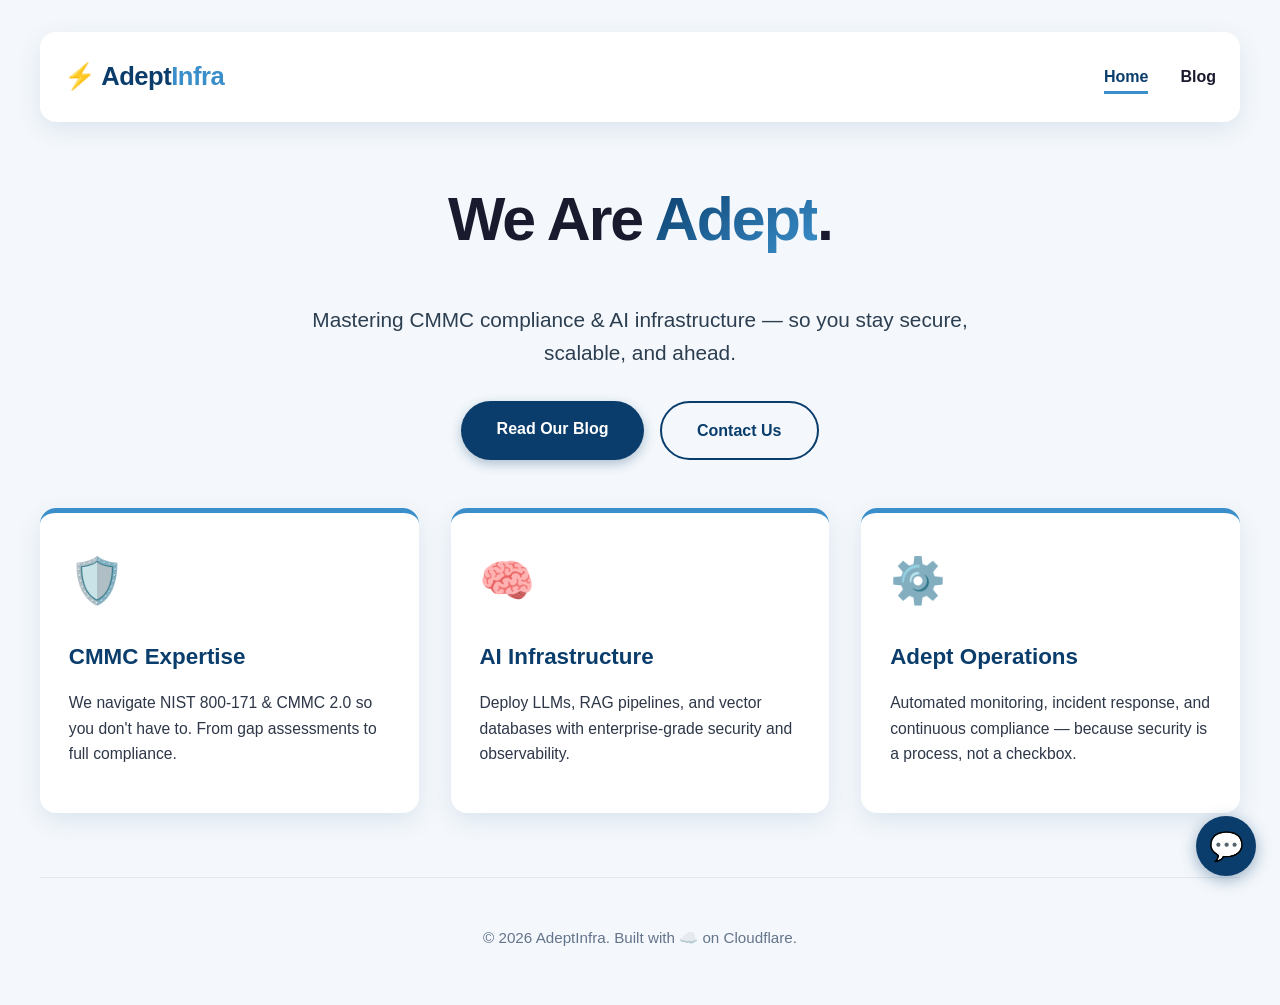
<file: index.html>
<!DOCTYPE html>
<html lang="en">
<head>
<meta charset="UTF-8" />
<meta name="viewport" content="width=device-width, initial-scale=1.0" />
<title>AdeptInfra – CMMC & AI Infrastructure.</title>
<link rel="stylesheet" href="style.css" />
</head>
<body>
<header>
<nav>
<div class="logo">⚡ Adept<span>Infra</span></div>
<ul>
<li><a href="index.html" class="active">Home</a></li>
<li><a href="blog.html">Blog</a></li>
</ul>
</nav>
</header>

<main>
<section class="hero">
<h1>We Are <span>Adept</span>.</h1>
<p class="subhead">Mastering CMMC compliance &amp; AI infrastructure — so you stay secure, scalable, and ahead.</p>
<div class="cta-buttons">
<a href="blog.html" class="btn primary">Read Our Blog</a>
<a href="https://contact-form.adeptscorner.workers.dev" class="btn secondary">Contact Us</a>
</div>
</section>

<section class="pillars">
<div class="card">
<div class="icon">🛡️</div>
<h3>CMMC Expertise</h3>
<p>We navigate NIST 800-171 &amp; CMMC 2.0 so you don't have to. From gap assessments to full compliance.</p>
</div>
<div class="card">
<div class="icon">🧠</div>
<h3>AI Infrastructure</h3>
<p>Deploy LLMs, RAG pipelines, and vector databases with enterprise-grade security and observability.</p>
</div>
<div class="card">
<div class="icon">⚙️</div>
<h3>Adept Operations</h3>
<p>Automated monitoring, incident response, and continuous compliance — because security is a process, not a checkbox.</p>
</div>
</section>
</main>

<footer>
<p>&copy; 2026 AdeptInfra. Built with <span>☁️</span> on Cloudflare.</p>
</footer>

<!-- ============================================================
AI CHATBOT – Floating Chat Widget
============================================================ -->
<style>
#chat-toggle {
position: fixed;
bottom: 24px;
right: 24px;
width: 60px;
height: 60px;
border-radius: 50%;
background: #0a3d6b;
color: white;
border: none;
font-size: 28px;
cursor: pointer;
box-shadow: 0 4px 16px rgba(10, 61, 107, 0.4);
z-index: 9999;
transition: all 0.3s ease;
}
#chat-toggle:hover {
transform: scale(1.08);
box-shadow: 0 6px 24px rgba(10, 61, 107, 0.6);
}
#chat-window {
position: fixed;
bottom: 100px;
right: 24px;
width: 380px;
max-width: 90vw;
height: 500px;
max-height: 70vh;
background: white;
border-radius: 20px;
box-shadow: 0 12px 48px rgba(0, 0, 0, 0.2);
display: none;
flex-direction: column;
overflow: hidden;
z-index: 9998;
border: 1px solid #e2e8f0;
}
#chat-window.open {
display: flex;
}
#chat-header {
background: #0a3d6b;
color: white;
padding: 16px 20px;
display: flex;
justify-content: space-between;
align-items: center;
font-weight: 700;
font-size: 16px;
}
#chat-close {
background: none;
border: none;
color: white;
font-size: 22px;
cursor: pointer;
opacity: 0.8;
}
#chat-close:hover {
opacity: 1;
}
#chat-messages {
flex: 1;
padding: 16px 18px;
overflow-y: auto;
background: #f8fafc;
display: flex;
flex-direction: column;
gap: 10px;
}
.message {
max-width: 85%;
padding: 10px 14px;
border-radius: 14px;
font-size: 15px;
line-height: 1.5;
word-wrap: break-word;
}
.message.user {
background: #0a3d6b;
color: white;
align-self: flex-end;
border-bottom-right-radius: 4px;
}
.message.bot {
background: white;
color: #1a1a2e;
align-self: flex-start;
border-bottom-left-radius: 4px;
box-shadow: 0 1px 4px rgba(0,0,0,0.06);
border: 1px solid #e2e8f0;
}
.message.bot strong {
color: #0a3d6b;
}
.typing-indicator {
color: #94a3b8;
font-size: 14px;
padding: 4px 14px;
align-self: flex-start;
}
#chat-input-area {
display: flex;
padding: 12px 16px;
gap: 10px;
border-top: 1px solid #e2e8f0;
background: white;
}
#chat-input {
flex: 1;
padding: 10px 14px;
border: 1px solid #d1d5db;
border-radius: 30px;
font-size: 15px;
outline: none;
transition: 0.2s;
}
#chat-input:focus {
border-color: #0a3d6b;
box-shadow: 0 0 0 3px rgba(10, 61, 107, 0.15);
}
#chat-send {
background: #0a3d6b;
color: white;
border: none;
border-radius: 30px;
padding: 10px 20px;
font-weight: 600;
cursor: pointer;
transition: 0.2s;
}
#chat-send:hover {
background: #1a5f8c;
}
#chat-send:disabled {
opacity: 0.5;
cursor: not-allowed;
}
.suggestions {
padding: 8px 16px 12px;
display: flex;
flex-wrap: wrap;
gap: 6px;
background: #f8fafc;
border-top: 1px solid #e2e8f0;
}
.suggestion-btn {
background: white;
border: 1px solid #d1d5db;
border-radius: 20px;
padding: 4px 14px;
font-size: 13px;
color: #0a3d6b;
cursor: pointer;
transition: 0.2s;
}
.suggestion-btn:hover {
background: #0a3d6b;
color: white;
border-color: #0a3d6b;
}
@media (max-width: 480px) {
#chat-window {
bottom: 80px;
right: 12px;
width: calc(100vw - 24px);
height: 60vh;
}
}
</style>

<button id="chat-toggle" aria-label="Chat with AdeptBot">💬</button>

<div id="chat-window">
<div id="chat-header">
<span>🤖 AdeptBot</span>
<button id="chat-close">✕</button>
</div>
<div id="chat-messages">
<div class="message bot">
👋 Hi! I'm AdeptBot. Ask me about <strong>CMMC compliance</strong>, <strong>AI infrastructure</strong>, or anything related to secure cloud operations.
</div>
</div>
<div id="chat-input-area">
<input type="text" id="chat-input" placeholder="Ask me anything..." />
<button id="chat-send">Send</button>
</div>
<div class="suggestions">
<button class="suggestion-btn">What is CMMC?</button>
<button class="suggestion-btn">NIST 800-171 basics</button>
<button class="suggestion-btn">RAG pipeline</button>
<button class="suggestion-btn">Workers AI</button>
</div>
</div>

<script>
// ⚠️ UPDATE THIS URL with your actual Worker URL
const WORKER_URL = 'https://ai-chatbotv2.adeptscomer.workers.dev';

const toggle = document.getElementById('chat-toggle');
const chatWindow = document.getElementById('chat-window');
const closeBtn = document.getElementById('chat-close');
const input = document.getElementById('chat-input');
const sendBtn = document.getElementById('chat-send');
const messages = document.getElementById('chat-messages');

toggle.addEventListener('click', () => {
chatWindow.classList.toggle('open');
});
closeBtn.addEventListener('click', () => {
chatWindow.classList.remove('open');
});

document.querySelectorAll('.suggestion-btn').forEach(btn => {
btn.addEventListener('click', () => {
input.value = btn.textContent;
sendMessage();
});
});

input.addEventListener('keydown', (e) => {
if (e.key === 'Enter') sendMessage();
});
sendBtn.addEventListener('click', sendMessage);

async function sendMessage() {
const question = input.value.trim();
if (!question) return;

addMessage('user', question);
input.value = '';
sendBtn.disabled = true;

const typingId = addTypingIndicator();

try {
const response = await fetch(WORKER_URL, {
method: 'POST',
headers: { 'Content-Type': 'application/json' },
body: JSON.stringify({ message: question })
});

const data = await response.json();
removeTypingIndicator(typingId);

if (data.error) {
addMessage('bot', '⚠️ ' + data.error);
} else {
addMessage('bot', data.reply);
}
} catch (error) {
removeTypingIndicator(typingId);
addMessage('bot', '⚠️ Sorry, I\'m having trouble connecting. Please try again later.');
console.error('Chat error:', error);
}

sendBtn.disabled = false;
messages.scrollTop = messages.scrollHeight;
}

function addMessage(role, text) {
const div = document.createElement('div');
div.className = `message ${role}`;
div.innerHTML = text.replace(/\n/g, '<br>');
messages.appendChild(div);
messages.scrollTop = messages.scrollHeight;
return div;
}

function addTypingIndicator() {
const div = document.createElement('div');
div.className = 'typing-indicator';
div.textContent = 'AdeptBot is thinking...';
messages.appendChild(div);
messages.scrollTop = messages.scrollHeight;
return div;
}

function removeTypingIndicator(element) {
if (element && element.parentNode) {
element.parentNode.removeChild(element);
}
}
</script>
</body>
</html>
</file>
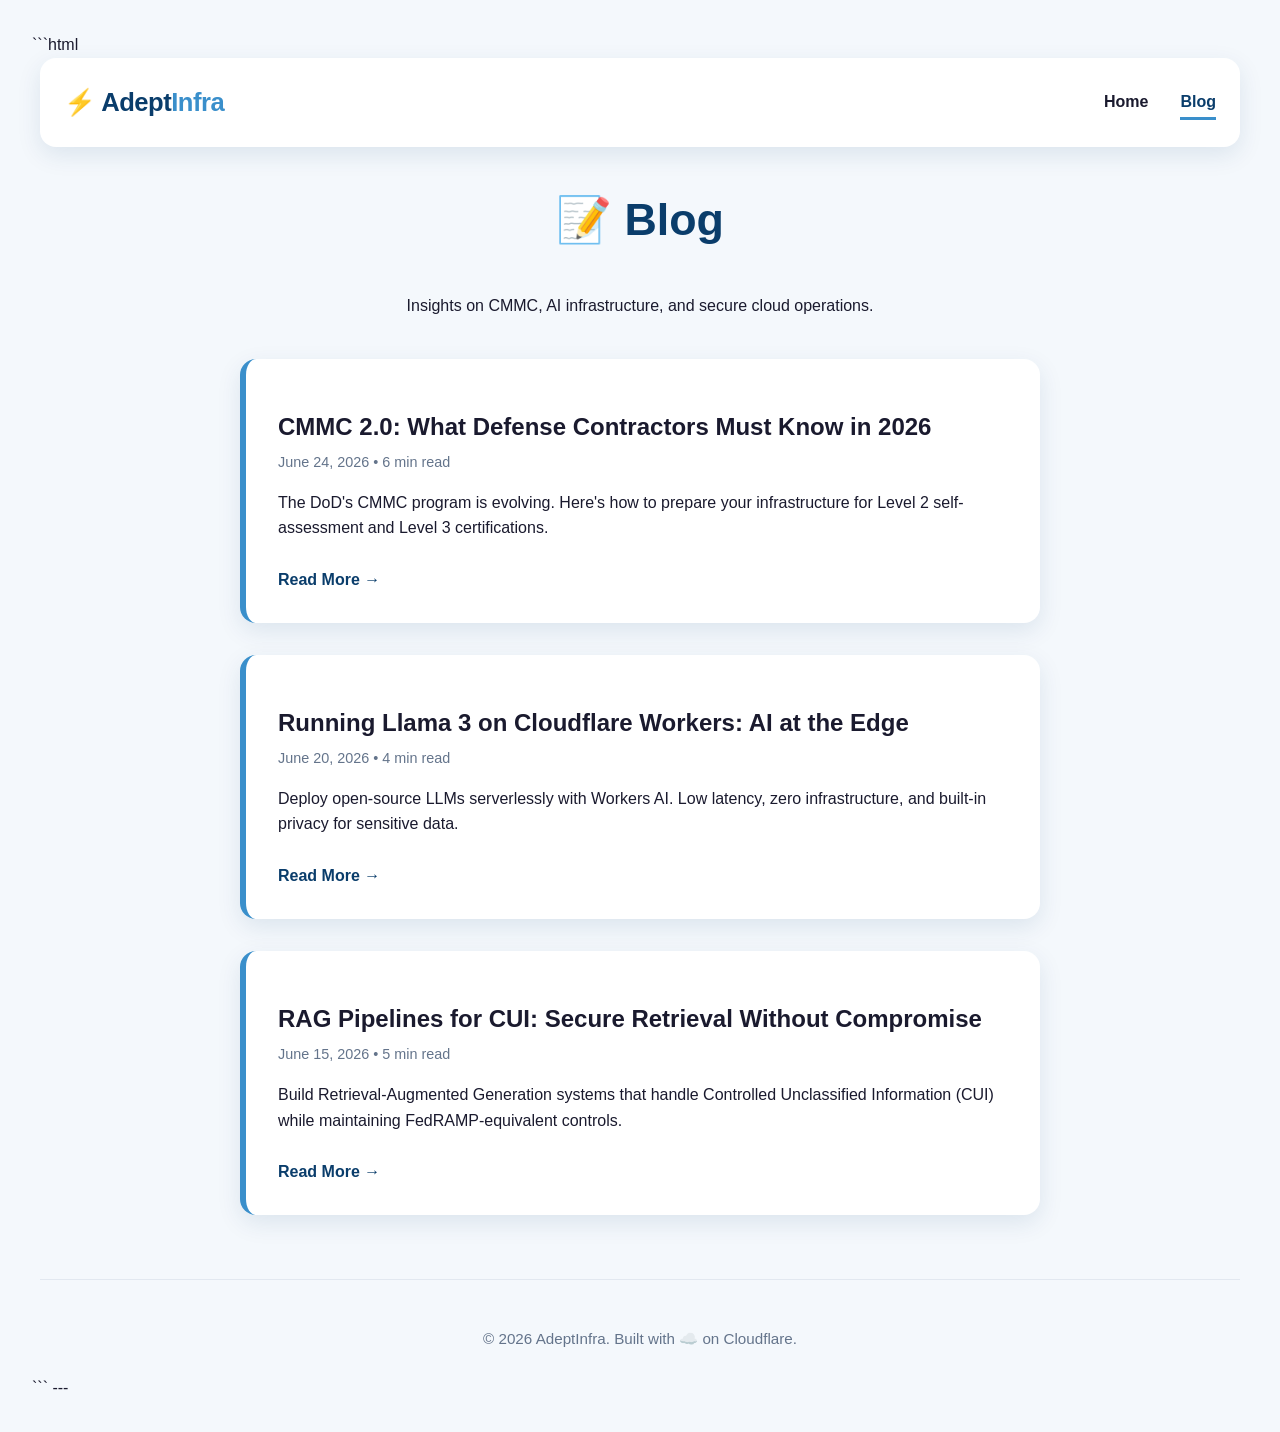
<file: blog.html>
```html
<!DOCTYPE html>
<html lang="en">
<head>
<meta charset="UTF-8" />
<meta name="viewport" content="width=device-width, initial-scale=1.0" />
<title>Blog – AdeptInfra</title>
<link rel="stylesheet" href="style.css" />
</head>
<body>
<header>
<nav>
<div class="logo">⚡ Adept<span>Infra</span></div>
<ul>
<li><a href="index.html">Home</a></li>
<li><a href="blog.html" class="active">Blog</a></li>
</ul>
</nav>
</header>

<main>
<section class="page-header">
<h1>📝 Blog</h1>
<p>Insights on CMMC, AI infrastructure, and secure cloud operations.</p>
</section>

<section class="blog-list">
<article class="blog-preview">
<h2><a href="post.html?post=1">CMMC 2.0: What Defense Contractors Must Know in 2026</a></h2>
<div class="meta">June 24, 2026 • 6 min read</div>
<p>The DoD's CMMC program is evolving. Here's how to prepare your infrastructure for Level 2 self-assessment and Level 3 certifications.</p>
<a href="post.html?post=1" class="read-more">Read More →</a>
</article>

<article class="blog-preview">
<h2><a href="post.html?post=2">Running Llama 3 on Cloudflare Workers: AI at the Edge</a></h2>
<div class="meta">June 20, 2026 • 4 min read</div>
<p>Deploy open-source LLMs serverlessly with Workers AI. Low latency, zero infrastructure, and built-in privacy for sensitive data.</p>
<a href="post.html?post=2" class="read-more">Read More →</a>
</article>

<article class="blog-preview">
<h2><a href="post.html?post=3">RAG Pipelines for CUI: Secure Retrieval Without Compromise</a></h2>
<div class="meta">June 15, 2026 • 5 min read</div>
<p>Build Retrieval-Augmented Generation systems that handle Controlled Unclassified Information (CUI) while maintaining FedRAMP-equivalent controls.</p>
<a href="post.html?post=3" class="read-more">Read More →</a>
</article>
</section>
</main>

<footer>
<p>&copy; 2026 AdeptInfra. Built with <span>☁️</span> on Cloudflare.</p>
</footer>
</body>
</html>
```

---
</file>
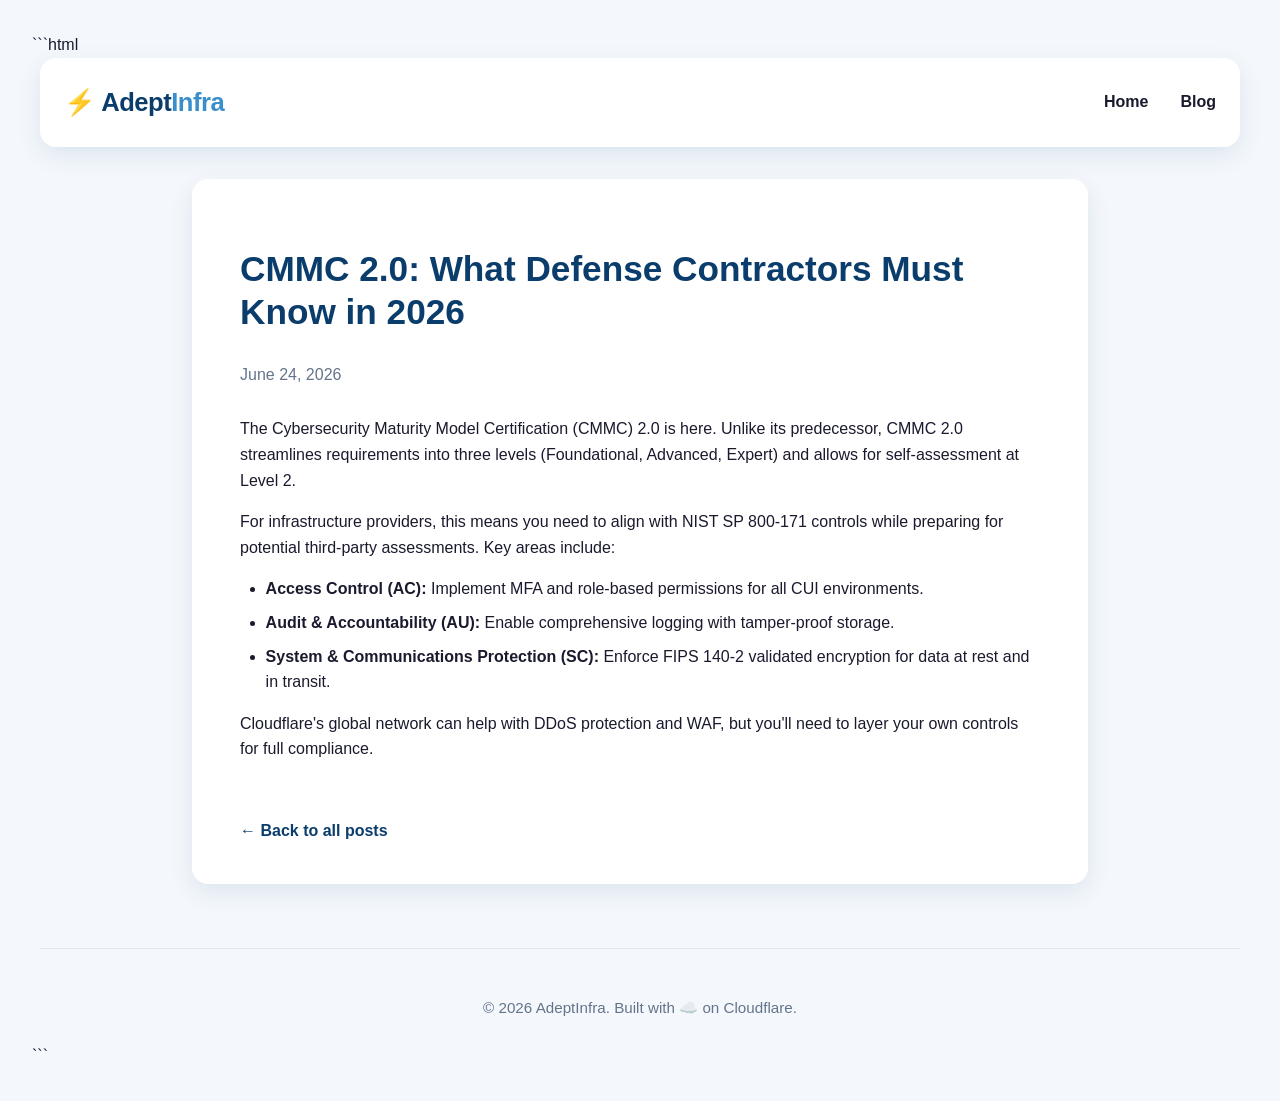
<file: post.htm>
```html
<!DOCTYPE html>
<html lang="en">
<head>
<meta charset="UTF-8" />
<meta name="viewport" content="width=device-width, initial-scale=1.0" />
<title>Blog Post – AdeptInfra</title>
<link rel="stylesheet" href="style.css" />
</head>
<body>
<header>
<nav>
<div class="logo">⚡ Adept<span>Infra</span></div>
<ul>
<li><a href="index.html">Home</a></li>
<li><a href="blog.html">Blog</a></li>
</ul>
</nav>
</header>

<main>
<section class="post-content">
<h1 id="post-title">Loading post...</h1>
<div class="meta" id="post-meta"></div>
<div id="post-body">
<p>Loading content...</p>
</div>
<a href="blog.html" class="back-link">← Back to all posts</a>
</section>
</main>

<footer>
<p>&copy; 2026 AdeptInfra. Built with <span>☁️</span> on Cloudflare.</p>
</footer>

<script>
const posts = {
1: {
title: "CMMC 2.0: What Defense Contractors Must Know in 2026",
date: "June 24, 2026",
body: `<p>The Cybersecurity Maturity Model Certification (CMMC) 2.0 is here. Unlike its predecessor, CMMC 2.0 streamlines requirements into three levels (Foundational, Advanced, Expert) and allows for self-assessment at Level 2.</p>
<p>For infrastructure providers, this means you need to align with NIST SP 800-171 controls while preparing for potential third-party assessments. Key areas include:</p>
<ul>
<li><strong>Access Control (AC):</strong> Implement MFA and role-based permissions for all CUI environments.</li>
<li><strong>Audit & Accountability (AU):</strong> Enable comprehensive logging with tamper-proof storage.</li>
<li><strong>System & Communications Protection (SC):</strong> Enforce FIPS 140-2 validated encryption for data at rest and in transit.</li>
</ul>
<p>Cloudflare's global network can help with DDoS protection and WAF, but you'll need to layer your own controls for full compliance.</p>`
},
2: {
title: "Running Llama 3 on Cloudflare Workers: AI at the Edge",
date: "June 20, 2026",
body: `<p>Cloudflare Workers AI now supports Llama 3, Mistral, and other open-weight models. You can run inference with <strong>zero infrastructure</strong> and <strong>sub-100ms latency</strong> globally.</p>
<p>Here's a minimal Worker example:</p>
<pre><code>export default { async fetch(request) {
const response = await ai.run('@cf/meta/llama-3-8b-instruct', {
messages: [{ role: 'user', content: 'Explain CMMC in 2 sentences' }]
});
return new Response(JSON.stringify(response));
}}</code></pre>
<p>For CMMC environments, Workers AI keeps data in-region and doesn't persist prompts — critical for handling CUI safely.</p>`
},
3: {
title: "RAG Pipelines for CUI: Secure Retrieval Without Compromise",
date: "June 15, 2026",
body: `<p>Retrieval-Augmented Generation (RAG) lets you ground LLM outputs in your own documents. For CUI, this means you can build secure Q&A systems without exposing sensitive data to third-party APIs.</p>
<p><strong>Architecture for compliance:</strong></p>
<ol>
<li><strong>Vector DB:</strong> Use Pinecone or Cloudflare's Vectorize with zero-retention policies.</li>
<li><strong>Embeddings:</strong> Generate on-device or via Workers AI with data isolation.</li>
<li><strong>Access control:</strong> Implement per-user/document permissions via JWTs.</li>
</ol>
<p>This approach meets CMMC's AC and SC requirements while delivering accurate, context-aware answers to your team.</p>`
}
};

const params = new URLSearchParams(window.location.search);
const id = params.get('post') || '1';
const post = posts[id] || posts['1'];

document.getElementById('post-title').textContent = post.title;
document.getElementById('post-meta').textContent = post.date;
document.getElementById('post-body').innerHTML = post.body;
</script>
</body>
</html>
```
</file>
<file: style.css>
style.css

```css
/* --------------------------------------------
Global Reset & Variables
-------------------------------------------- */
* {
margin: 0;
padding: 0;
box-sizing: border-box;
}

:root {
--primary: #0a3d6b; /* deep navy blue */
--primary-light: #1a5f8c;
--primary-glow: #3a8fcb;
--bg: #f4f8fc;
--text: #1a1a2e;
--card-bg: #ffffff;
--shadow: 0 8px 24px rgba(10, 61, 107, 0.10);
--radius: 16px;
}

body {
font-family: 'Inter', -apple-system, BlinkMacSystemFont, 'Segoe UI', Roboto, sans-serif;
background: var(--bg);
color: var(--text);
line-height: 1.6;
padding: 1.5rem;
}

a {
color: var(--primary);
text-decoration: none;
}

/* --------------------------------------------
Header / Navigation
-------------------------------------------- */
header {
max-width: 1200px;
margin: 0 auto 2rem;
}

nav {
display: flex;
justify-content: space-between;
align-items: center;
padding: 1rem 1.5rem;
background: var(--card-bg);
border-radius: var(--radius);
box-shadow: var(--shadow);
}

.logo {
font-size: 1.6rem;
font-weight: 800;
letter-spacing: -0.5px;
color: var(--primary);
}

.logo span {
color: var(--primary-glow);
}

nav ul {
list-style: none;
display: flex;
gap: 2rem;
}

nav ul a {
font-weight: 600;
color: var(--text);
padding: 0.4rem 0;
border-bottom: 3px solid transparent;
transition: 0.2s;
}

nav ul a:hover,
nav ul a.active {
border-bottom-color: var(--primary-glow);
color: var(--primary);
}

/* --------------------------------------------
Hero
-------------------------------------------- */
.hero {
max-width: 900px;
margin: 4rem auto 3rem;
text-align: center;
}

.hero h1 {
font-size: 3.8rem;
font-weight: 900;
letter-spacing: -2px;
line-height: 1.1;
}

.hero h1 span {
background: linear-gradient(145deg, var(--primary), var(--primary-glow));
-webkit-background-clip: text;
-webkit-text-fill-color: transparent;
background-clip: text;
}

.subhead {
font-size: 1.3rem;
color: #2c3e50;
max-width: 700px;
margin: 1.2rem auto 2rem;
}

.cta-buttons {
display: flex;
gap: 1rem;
justify-content: center;
flex-wrap: wrap;
}

.btn {
display: inline-block;
padding: 0.9rem 2.2rem;
border-radius: 50px;
font-weight: 700;
font-size: 1rem;
transition: 0.25s;
}

.btn.primary {
background: var(--primary);
color: #fff;
box-shadow: 0 4px 12px rgba(10, 61, 107, 0.3);
}

.btn.primary:hover {
background: var(--primary-light);
transform: translateY(-2px);
box-shadow: 0 8px 20px rgba(10, 61, 107, 0.35);
}

.btn.secondary {
background: transparent;
color: var(--primary);
border: 2px solid var(--primary);
}

.btn.secondary:hover {
background: var(--primary);
color: #fff;
}

/* --------------------------------------------
Pillars / Cards
-------------------------------------------- */
.pillars {
max-width: 1200px;
margin: 3rem auto;
display: grid;
grid-template-columns: repeat(auto-fit, minmax(260px, 1fr));
gap: 2rem;
}

.card {
background: var(--card-bg);
padding: 2rem 1.8rem;
border-radius: var(--radius);
box-shadow: var(--shadow);
transition: 0.25s;
border-top: 5px solid var(--primary-glow);
}

.card:hover {
transform: translateY(-6px);
box-shadow: 0 12px 32px rgba(10, 61, 107, 0.15);
}

.card .icon {
font-size: 2.8rem;
margin-bottom: 0.8rem;
}

.card h3 {
font-size: 1.4rem;
margin-bottom: 0.6rem;
color: var(--primary);
}

.card p {
color: #2d3748;
font-size: 0.98rem;
}

/* --------------------------------------------
Blog List & Post
-------------------------------------------- */
.page-header {
max-width: 800px;
margin: 2rem auto 2.5rem;
text-align: center;
}

.page-header h1 {
font-size: 2.8rem;
color: var(--primary);
}

.blog-list {
max-width: 800px;
margin: 0 auto;
display: flex;
flex-direction: column;
gap: 2rem;
}

.blog-preview {
background: var(--card-bg);
padding: 1.8rem 2rem;
border-radius: var(--radius);
box-shadow: var(--shadow);
border-left: 6px solid var(--primary-glow);
}

.blog-preview h2 {
font-size: 1.5rem;
margin-bottom: 0.3rem;
}

.blog-preview h2 a {
color: var(--text);
transition: 0.2s;
}

.blog-preview h2 a:hover {
color: var(--primary);
}

.meta {
font-size: 0.9rem;
color: #64748b;
margin-bottom: 0.8rem;
}

.read-more {
display: inline-block;
margin-top: 0.6rem;
font-weight: 700;
color: var(--primary);
border-bottom: 2px solid transparent;
transition: 0.2s;
}

.read-more:hover {
border-bottom-color: var(--primary-glow);
}

/* Post detail */
.post-content {
max-width: 800px;
margin: 0 auto;
background: var(--card-bg);
padding: 2.5rem 3rem;
border-radius: var(--radius);
box-shadow: var(--shadow);
}

.post-content h1 {
font-size: 2.2rem;
color: var(--primary);
line-height: 1.2;
}

.post-content .meta {
font-size: 1rem;
margin: 0.5rem 0 1.8rem;
}

.post-content ul,
.post-content ol {
padding-left: 1.6rem;
margin: 1rem 0;
}

.post-content li {
margin-bottom: 0.5rem;
}

.post-content pre {
background: #1e293b;
color: #e2e8f0;
padding: 1.2rem;
border-radius: 10px;
overflow-x: auto;
font-size: 0.9rem;
margin: 1.2rem 0;
}

.back-link {
display: inline-block;
margin-top: 2.5rem;
font-weight: 600;
color: var(--primary);
}

.back-link:hover {
text-decoration: underline;
}

/* --------------------------------------------
Footer
-------------------------------------------- */
footer {
max-width: 1200px;
margin: 4rem auto 0;
text-align: center;
padding: 2rem 0 0.5rem;
border-top: 1px solid #e2e8f0;
color: #64748b;
font-size: 0.95rem;
}

footer span {
color: var(--primary-glow);
}

/* --------------------------------------------
Responsive
-------------------------------------------- */
@media (max-width: 700px) {
nav {
flex-direction: column;
gap: 0.8rem;
padding: 1rem;
}
nav ul {
gap: 1.2rem;
flex-wrap: wrap;
justify-content: center;
}
.hero h1 {
font-size: 2.6rem;
}
.subhead {
font-size: 1.1rem;
}
.post-content {
padding: 1.8rem;
}
.post-content h1 {
font-size: 1.7rem;
}
}
```
</file>
